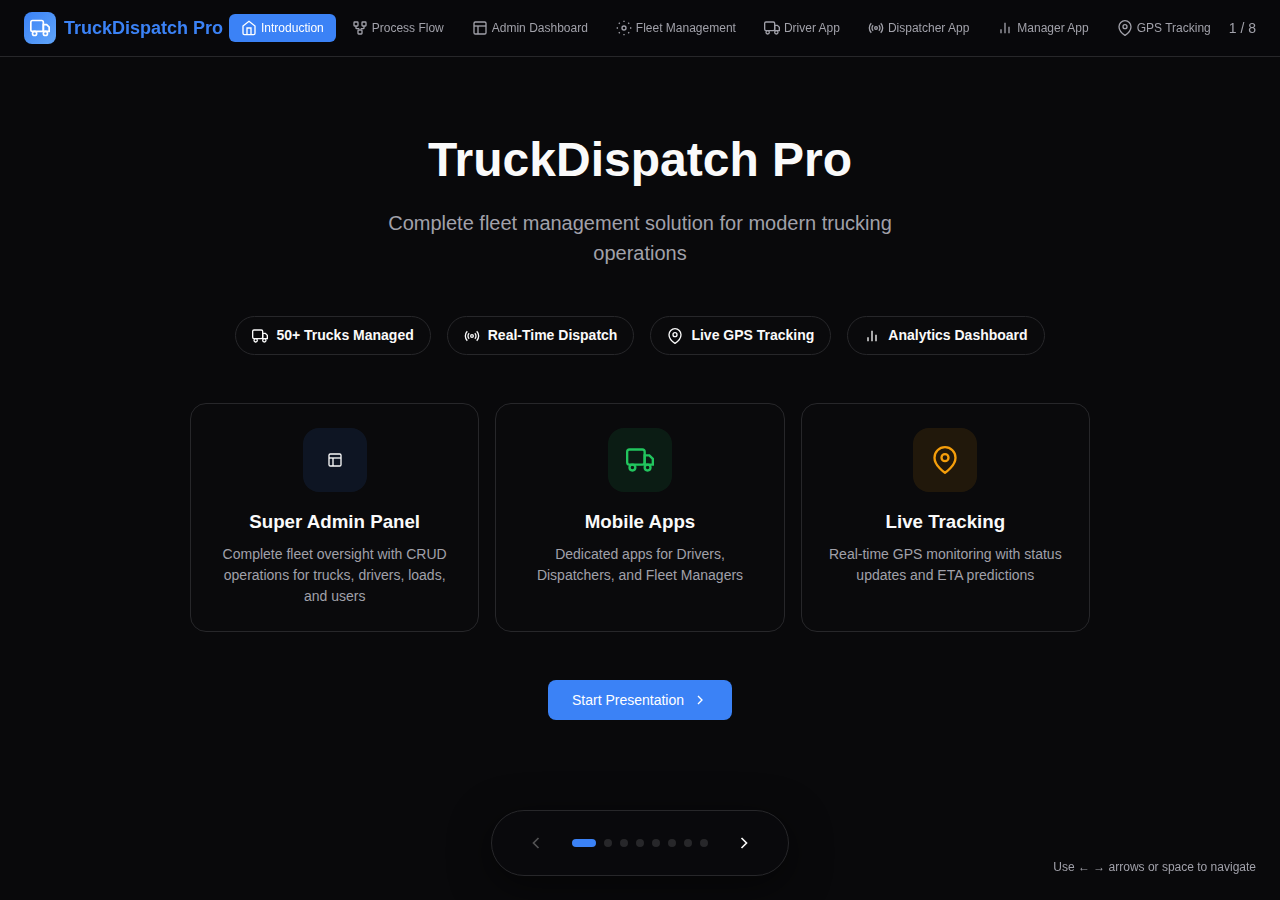
<file: public/presentation.html>
<!DOCTYPE html>
<html lang="en">
<head>
  <meta charset="UTF-8">
  <meta name="viewport" content="width=device-width, initial-scale=1.0">
  <title>TruckDispatch Pro - Presentation</title>
  <style>
    :root {
      --background: #09090b;
      --foreground: #fafafa;
      --card: #0a0a0c;
      --card-foreground: #fafafa;
      --primary: #3b82f6;
      --primary-foreground: #ffffff;
      --secondary: #27272a;
      --muted: #27272a;
      --muted-foreground: #a1a1aa;
      --accent: #27272a;
      --border: #27272a;
      --success: #22c55e;
      --success-foreground: #ffffff;
      --warning: #f59e0b;
      --warning-foreground: #ffffff;
      --destructive: #ef4444;
      --sidebar: #0f172a;
      --sidebar-foreground: #f8fafc;
      --sidebar-accent: #1e293b;
      --radius: 0.75rem;
    }
    
    * {
      margin: 0;
      padding: 0;
      box-sizing: border-box;
    }
    
    body {
      font-family: -apple-system, BlinkMacSystemFont, 'Segoe UI', Roboto, 'Helvetica Neue', Arial, sans-serif;
      background: var(--background);
      color: var(--foreground);
      line-height: 1.5;
      overflow-x: hidden;
    }
    
    /* Header */
    .header {
      position: fixed;
      top: 0;
      left: 0;
      right: 0;
      z-index: 50;
      background: rgba(9, 9, 11, 0.8);
      backdrop-filter: blur(10px);
      border-bottom: 1px solid var(--border);
      padding: 12px 24px;
      display: flex;
      align-items: center;
      justify-content: space-between;
    }
    
    .logo {
      display: flex;
      align-items: center;
      gap: 8px;
      font-weight: 700;
      font-size: 18px;
      color: var(--primary);
    }
    
    .logo-icon {
      width: 32px;
      height: 32px;
      background: linear-gradient(135deg, var(--primary), #60a5fa);
      border-radius: 8px;
      display: flex;
      align-items: center;
      justify-content: center;
    }
    
    .nav-tabs {
      display: flex;
      gap: 4px;
    }
    
    .nav-tab {
      padding: 6px 12px;
      border-radius: 6px;
      font-size: 12px;
      cursor: pointer;
      transition: all 0.2s;
      background: transparent;
      border: none;
      color: var(--muted-foreground);
      display: flex;
      align-items: center;
      gap: 4px;
    }
    
    .nav-tab:hover {
      background: var(--muted);
      color: var(--foreground);
    }
    
    .nav-tab.active {
      background: var(--primary);
      color: var(--primary-foreground);
    }
    
    .slide-counter {
      font-size: 14px;
      color: var(--muted-foreground);
    }
    
    /* Main Content */
    .slides-container {
      padding-top: 64px;
      min-height: 100vh;
    }
    
    .slide {
      display: none;
      min-height: calc(100vh - 64px);
      padding: 60px 40px 100px;
      animation: fadeIn 0.3s ease;
    }
    
    .slide.active {
      display: block;
    }
    
    @keyframes fadeIn {
      from { opacity: 0; transform: translateY(10px); }
      to { opacity: 1; transform: translateY(0); }
    }
    
    .slide-header {
      text-align: center;
      margin-bottom: 48px;
    }
    
    .slide-icon {
      width: 64px;
      height: 64px;
      border-radius: 16px;
      background: rgba(59, 130, 246, 0.1);
      display: flex;
      align-items: center;
      justify-content: center;
      margin: 0 auto 24px;
    }
    
    .slide-icon svg {
      width: 32px;
      height: 32px;
      color: var(--primary);
    }
    
    .slide-title {
      font-size: 36px;
      font-weight: 700;
      margin-bottom: 12px;
    }
    
    .slide-subtitle {
      font-size: 18px;
      color: var(--muted-foreground);
      max-width: 600px;
      margin: 0 auto;
    }
    
    /* Cards */
    .card {
      background: var(--card);
      border: 1px solid var(--border);
      border-radius: var(--radius);
      padding: 16px;
    }
    
    .stat-card {
      background: var(--card);
      border: 1px solid var(--border);
      border-radius: var(--radius);
      padding: 12px;
    }
    
    .stat-card .label {
      font-size: 10px;
      color: var(--muted-foreground);
      display: flex;
      align-items: center;
      gap: 6px;
      margin-bottom: 4px;
    }
    
    .stat-card .value {
      font-size: 18px;
      font-weight: 700;
    }
    
    /* Feature Cards */
    .feature-card {
      background: var(--card);
      border: 1px solid var(--border);
      border-radius: var(--radius);
      padding: 20px;
      display: flex;
      gap: 16px;
      align-items: flex-start;
    }
    
    .feature-icon {
      width: 48px;
      height: 48px;
      border-radius: 12px;
      background: rgba(59, 130, 246, 0.1);
      display: flex;
      align-items: center;
      justify-content: center;
      flex-shrink: 0;
    }
    
    .feature-icon svg {
      width: 24px;
      height: 24px;
      color: var(--primary);
    }
    
    .feature-title {
      font-weight: 600;
      margin-bottom: 4px;
    }
    
    .feature-desc {
      font-size: 14px;
      color: var(--muted-foreground);
    }
    
    /* Phone Mockup */
    .phone-mockup {
      display: flex;
      flex-direction: column;
      align-items: center;
      gap: 12px;
    }
    
    .phone-title {
      font-size: 14px;
      color: var(--muted-foreground);
    }
    
    .phone-frame {
      width: 280px;
      height: 560px;
      background: #1a1a1c;
      border-radius: 40px;
      padding: 12px;
      box-shadow: 0 25px 50px -12px rgba(0, 0, 0, 0.5);
      position: relative;
    }
    
    .phone-notch {
      position: absolute;
      top: 12px;
      left: 50%;
      transform: translateX(-50%);
      width: 120px;
      height: 28px;
      background: #1a1a1c;
      border-radius: 0 0 16px 16px;
      z-index: 10;
    }
    
    .phone-screen {
      width: 100%;
      height: 100%;
      background: var(--background);
      border-radius: 32px;
      overflow: hidden;
    }
    
    /* Desktop Mockup */
    .desktop-mockup {
      display: flex;
      flex-direction: column;
      align-items: center;
      gap: 12px;
    }
    
    .desktop-title {
      font-size: 14px;
      color: var(--muted-foreground);
    }
    
    .desktop-frame {
      background: var(--sidebar);
      border-radius: 12px;
      padding: 8px;
      box-shadow: 0 25px 50px -12px rgba(0, 0, 0, 0.5);
    }
    
    .desktop-topbar {
      display: flex;
      align-items: center;
      gap: 8px;
      padding: 8px 12px;
      background: var(--sidebar);
      border-radius: 8px 8px 0 0;
    }
    
    .desktop-dots {
      display: flex;
      gap: 6px;
    }
    
    .desktop-dot {
      width: 12px;
      height: 12px;
      border-radius: 50%;
    }
    
    .desktop-dot.red { background: #ef4444; }
    .desktop-dot.yellow { background: #f59e0b; }
    .desktop-dot.green { background: #22c55e; }
    
    .desktop-url {
      flex: 1;
      margin: 0 16px;
      background: var(--sidebar-accent);
      border-radius: 6px;
      padding: 4px 12px;
      font-size: 10px;
      color: var(--muted-foreground);
      text-align: center;
    }
    
    .desktop-screen {
      width: 800px;
      height: 480px;
      background: var(--background);
      overflow-y: auto;
    }
    
    .desktop-stand {
      width: 96px;
      height: 32px;
      background: linear-gradient(180deg, var(--sidebar), var(--sidebar-accent));
      margin: 0 auto;
    }
    
    .desktop-base {
      width: 160px;
      height: 8px;
      background: var(--sidebar);
      border-radius: 0 0 8px 8px;
      margin: 0 auto;
    }
    
    /* Mobile Header (inside mockup) */
    .mobile-header {
      background: var(--sidebar);
      color: var(--sidebar-foreground);
      padding: 12px 16px;
      display: flex;
      justify-content: space-between;
      align-items: center;
    }
    
    .mobile-header h3 {
      font-size: 14px;
      font-weight: 600;
    }
    
    .mobile-header p {
      font-size: 10px;
      color: rgba(248, 250, 252, 0.6);
    }
    
    /* Status Badge */
    .badge {
      display: inline-flex;
      padding: 2px 8px;
      border-radius: 9999px;
      font-size: 10px;
      font-weight: 500;
    }
    
    .badge-primary { background: rgba(59, 130, 246, 0.1); color: var(--primary); }
    .badge-success { background: rgba(34, 197, 94, 0.1); color: var(--success); }
    .badge-warning { background: rgba(245, 158, 11, 0.1); color: var(--warning); }
    .badge-destructive { background: rgba(239, 68, 68, 0.1); color: var(--destructive); }
    
    /* Button */
    .btn {
      display: inline-flex;
      align-items: center;
      justify-content: center;
      gap: 8px;
      padding: 12px 24px;
      border-radius: 8px;
      font-weight: 500;
      font-size: 14px;
      cursor: pointer;
      border: none;
      transition: all 0.2s;
    }
    
    .btn-primary {
      background: var(--primary);
      color: var(--primary-foreground);
    }
    
    .btn-primary:hover {
      background: #2563eb;
    }
    
    .btn-outline {
      background: transparent;
      border: 1px solid var(--border);
      color: var(--foreground);
    }
    
    .btn-outline:hover {
      background: var(--muted);
    }
    
    /* Navigation Controls */
    .nav-controls {
      position: fixed;
      bottom: 24px;
      left: 50%;
      transform: translateX(-50%);
      display: flex;
      align-items: center;
      gap: 16px;
      background: rgba(10, 10, 12, 0.9);
      backdrop-filter: blur(10px);
      border: 1px solid var(--border);
      border-radius: 9999px;
      padding: 12px 24px;
      box-shadow: 0 10px 40px rgba(0, 0, 0, 0.5);
    }
    
    .nav-btn {
      width: 40px;
      height: 40px;
      border-radius: 50%;
      background: transparent;
      border: none;
      color: var(--foreground);
      cursor: pointer;
      display: flex;
      align-items: center;
      justify-content: center;
      transition: all 0.2s;
    }
    
    .nav-btn:hover {
      background: var(--muted);
    }
    
    .nav-btn:disabled {
      opacity: 0.3;
      cursor: not-allowed;
    }
    
    .progress-dots {
      display: flex;
      gap: 8px;
    }
    
    .progress-dot {
      width: 8px;
      height: 8px;
      border-radius: 9999px;
      background: var(--muted);
      cursor: pointer;
      transition: all 0.2s;
    }
    
    .progress-dot:hover {
      background: var(--muted-foreground);
    }
    
    .progress-dot.active {
      width: 24px;
      background: var(--primary);
    }
    
    .keyboard-hint {
      position: fixed;
      bottom: 24px;
      right: 24px;
      font-size: 12px;
      color: var(--muted-foreground);
    }
    
    /* Process Flow */
    .process-flow {
      display: grid;
      grid-template-columns: repeat(6, 1fr);
      gap: 16px;
      max-width: 1200px;
      margin: 0 auto;
    }
    
    .process-step {
      display: flex;
      flex-direction: column;
      align-items: center;
      text-align: center;
      position: relative;
    }
    
    .process-circle {
      width: 64px;
      height: 64px;
      border-radius: 50%;
      background: rgba(59, 130, 246, 0.1);
      border: 2px solid var(--primary);
      display: flex;
      align-items: center;
      justify-content: center;
      margin-bottom: 12px;
      position: relative;
    }
    
    .process-number {
      position: absolute;
      top: -4px;
      right: -4px;
      width: 24px;
      height: 24px;
      border-radius: 50%;
      background: var(--primary);
      color: var(--primary-foreground);
      font-size: 12px;
      font-weight: 700;
      display: flex;
      align-items: center;
      justify-content: center;
    }
    
    .process-title {
      font-weight: 600;
      font-size: 14px;
      margin-bottom: 4px;
    }
    
    .process-desc {
      font-size: 12px;
      color: var(--muted-foreground);
    }
    
    /* Grids */
    .grid-2 { display: grid; grid-template-columns: repeat(2, 1fr); gap: 16px; }
    .grid-3 { display: grid; grid-template-columns: repeat(3, 1fr); gap: 16px; }
    .grid-4 { display: grid; grid-template-columns: repeat(4, 1fr); gap: 16px; }
    
    .flex-center { display: flex; align-items: center; justify-content: center; }
    .flex-between { display: flex; align-items: center; justify-content: space-between; }
    .flex-col { display: flex; flex-direction: column; }
    .gap-2 { gap: 8px; }
    .gap-4 { gap: 16px; }
    .gap-6 { gap: 24px; }
    .gap-8 { gap: 32px; }
    .mb-2 { margin-bottom: 8px; }
    .mb-4 { margin-bottom: 16px; }
    .mt-4 { margin-top: 16px; }
    .p-4 { padding: 16px; }
    .text-center { text-align: center; }
    .text-sm { font-size: 14px; }
    .text-xs { font-size: 12px; }
    .font-bold { font-weight: 700; }
    .font-semibold { font-weight: 600; }
    
    /* Map Styles */
    .map-container {
      position: relative;
      width: 100%;
      max-width: 800px;
      height: 320px;
      background: linear-gradient(135deg, rgba(59, 130, 246, 0.05), var(--background), rgba(59, 130, 246, 0.1));
      border-radius: 16px;
      border: 1px solid var(--border);
      overflow: hidden;
      margin: 0 auto;
    }
    
    .map-grid {
      position: absolute;
      inset: 0;
      background-image: 
        linear-gradient(var(--border) 1px, transparent 1px),
        linear-gradient(90deg, var(--border) 1px, transparent 1px);
      background-size: 50px 50px;
    }
    
    .map-marker {
      position: absolute;
      width: 40px;
      height: 40px;
      border-radius: 50%;
      display: flex;
      align-items: center;
      justify-content: center;
      box-shadow: 0 4px 12px rgba(0, 0, 0, 0.3);
      cursor: pointer;
      transition: transform 0.2s;
    }
    
    .map-marker:hover {
      transform: scale(1.1);
    }
    
    .map-marker.moving { background: var(--success); }
    .map-marker.stopped { background: var(--warning); }
    .map-marker.idle { background: var(--muted); }
    
    .map-legend {
      position: absolute;
      bottom: 16px;
      left: 16px;
      background: rgba(10, 10, 12, 0.9);
      backdrop-filter: blur(10px);
      border: 1px solid var(--border);
      border-radius: 8px;
      padding: 12px;
    }
    
    .map-legend-title {
      font-size: 12px;
      font-weight: 600;
      margin-bottom: 8px;
    }
    
    .map-legend-item {
      display: flex;
      align-items: center;
      gap: 8px;
      font-size: 10px;
      margin-bottom: 4px;
    }
    
    .map-legend-dot {
      width: 12px;
      height: 12px;
      border-radius: 50%;
    }
    
    .map-count {
      position: absolute;
      top: 16px;
      right: 16px;
      background: rgba(10, 10, 12, 0.9);
      backdrop-filter: blur(10px);
      border: 1px solid var(--border);
      border-radius: 8px;
      padding: 12px;
      text-align: center;
    }
    
    .map-count .value {
      font-size: 28px;
      font-weight: 700;
      color: var(--primary);
    }
    
    .map-count .label {
      font-size: 10px;
      color: var(--muted-foreground);
    }
    
    /* Progress Bar */
    .progress-bar {
      width: 100%;
      height: 8px;
      background: var(--muted);
      border-radius: 9999px;
      overflow: hidden;
    }
    
    .progress-fill {
      height: 100%;
      border-radius: 9999px;
      background: var(--primary);
    }
    
    .progress-fill.success { background: var(--success); }
    .progress-fill.warning { background: var(--warning); }
    .progress-fill.destructive { background: var(--destructive); }
    
    /* Table styles */
    .table-header {
      display: grid;
      gap: 8px;
      font-size: 10px;
      font-weight: 500;
      color: var(--muted-foreground);
      padding: 8px 0;
      border-bottom: 1px solid var(--border);
    }
    
    .table-row {
      display: grid;
      gap: 8px;
      font-size: 10px;
      padding: 8px 0;
      border-bottom: 1px solid var(--border);
    }
    
    .table-row:last-child {
      border-bottom: none;
    }
    
    /* Responsive */
    @media (max-width: 1200px) {
      .process-flow {
        grid-template-columns: repeat(3, 1fr);
      }
      
      .desktop-screen {
        width: 600px;
        height: 400px;
      }
    }
    
    @media (max-width: 768px) {
      .nav-tabs {
        display: none;
      }
      
      .process-flow {
        grid-template-columns: repeat(2, 1fr);
      }
      
      .grid-4 {
        grid-template-columns: repeat(2, 1fr);
      }
      
      .desktop-mockup {
        transform: scale(0.8);
        transform-origin: top center;
      }
      
      .keyboard-hint {
        display: none;
      }
    }
    
    /* SVG Icons */
    .icon {
      width: 20px;
      height: 20px;
    }
    
    .icon-sm {
      width: 16px;
      height: 16px;
    }
    
    .icon-lg {
      width: 28px;
      height: 28px;
    }
  </style>
</head>
<body>
  <!-- Header -->
  <header class="header">
    <div class="logo">
      <div class="logo-icon">
        <svg class="icon" fill="none" stroke="currentColor" stroke-width="2" viewBox="0 0 24 24" style="color: white;">
          <rect x="1" y="3" width="15" height="13" rx="2" ry="2"></rect>
          <polygon points="16 8 20 8 23 11 23 16 16 16 16 8"></polygon>
          <circle cx="5.5" cy="18.5" r="2.5"></circle>
          <circle cx="18.5" cy="18.5" r="2.5"></circle>
        </svg>
      </div>
      TruckDispatch Pro
    </div>
    
    <div class="nav-tabs" id="navTabs"></div>
    
    <div class="slide-counter">
      <span id="currentSlide">1</span> / <span id="totalSlides">8</span>
    </div>
  </header>

  <!-- Slides Container -->
  <div class="slides-container" id="slidesContainer"></div>

  <!-- Navigation Controls -->
  <div class="nav-controls">
    <button class="nav-btn" id="prevBtn" onclick="prevSlide()">
      <svg class="icon" fill="none" stroke="currentColor" stroke-width="2" viewBox="0 0 24 24">
        <polyline points="15 18 9 12 15 6"></polyline>
      </svg>
    </button>
    
    <div class="progress-dots" id="progressDots"></div>
    
    <button class="nav-btn" id="nextBtn" onclick="nextSlide()">
      <svg class="icon" fill="none" stroke="currentColor" stroke-width="2" viewBox="0 0 24 24">
        <polyline points="9 18 15 12 9 6"></polyline>
      </svg>
    </button>
  </div>
  
  <div class="keyboard-hint">Use ← → arrows or space to navigate</div>

  <script>
    // Slide definitions
    const slides = [
      { id: 'hero', label: 'Introduction', icon: 'home' },
      { id: 'process', label: 'Process Flow', icon: 'workflow' },
      { id: 'admin-dashboard', label: 'Admin Dashboard', icon: 'layout' },
      { id: 'admin-management', label: 'Fleet Management', icon: 'settings' },
      { id: 'driver-app', label: 'Driver App', icon: 'truck' },
      { id: 'dispatcher-app', label: 'Dispatcher App', icon: 'radio' },
      { id: 'manager-app', label: 'Manager App', icon: 'chart' },
      { id: 'gps-tracking', label: 'GPS Tracking', icon: 'map' }
    ];
    
    let currentSlide = 0;
    
    // Icons SVG
    const icons = {
      home: '<svg class="icon-sm" fill="none" stroke="currentColor" stroke-width="2" viewBox="0 0 24 24"><path d="m3 9 9-7 9 7v11a2 2 0 0 1-2 2H5a2 2 0 0 1-2-2z"></path><polyline points="9 22 9 12 15 12 15 22"></polyline></svg>',
      workflow: '<svg class="icon-sm" fill="none" stroke="currentColor" stroke-width="2" viewBox="0 0 24 24"><rect x="3" y="3" width="6" height="6" rx="1"></rect><rect x="15" y="3" width="6" height="6" rx="1"></rect><rect x="9" y="15" width="6" height="6" rx="1"></rect><path d="M6 9v3a1 1 0 0 0 1 1h4"></path><path d="M18 9v3a1 1 0 0 1-1 1h-4"></path></svg>',
      layout: '<svg class="icon-sm" fill="none" stroke="currentColor" stroke-width="2" viewBox="0 0 24 24"><rect width="18" height="18" x="3" y="3" rx="2" ry="2"></rect><line x1="3" x2="21" y1="9" y2="9"></line><line x1="9" x2="9" y1="21" y2="9"></line></svg>',
      settings: '<svg class="icon-sm" fill="none" stroke="currentColor" stroke-width="2" viewBox="0 0 24 24"><circle cx="12" cy="12" r="3"></circle><path d="M12 1v2M12 21v2M4.22 4.22l1.42 1.42M18.36 18.36l1.42 1.42M1 12h2M21 12h2M4.22 19.78l1.42-1.42M18.36 5.64l1.42-1.42"></path></svg>',
      truck: '<svg class="icon-sm" fill="none" stroke="currentColor" stroke-width="2" viewBox="0 0 24 24"><rect x="1" y="3" width="15" height="13" rx="2" ry="2"></rect><polygon points="16 8 20 8 23 11 23 16 16 16 16 8"></polygon><circle cx="5.5" cy="18.5" r="2.5"></circle><circle cx="18.5" cy="18.5" r="2.5"></circle></svg>',
      radio: '<svg class="icon-sm" fill="none" stroke="currentColor" stroke-width="2" viewBox="0 0 24 24"><circle cx="12" cy="12" r="2"></circle><path d="M16.24 7.76a6 6 0 0 1 0 8.49m-8.48-.01a6 6 0 0 1 0-8.49m11.31-2.82a10 10 0 0 1 0 14.14m-14.14 0a10 10 0 0 1 0-14.14"></path></svg>',
      chart: '<svg class="icon-sm" fill="none" stroke="currentColor" stroke-width="2" viewBox="0 0 24 24"><line x1="18" x2="18" y1="20" y2="10"></line><line x1="12" x2="12" y1="20" y2="4"></line><line x1="6" x2="6" y1="20" y2="14"></line></svg>',
      map: '<svg class="icon-sm" fill="none" stroke="currentColor" stroke-width="2" viewBox="0 0 24 24"><path d="M21 10c0 7-9 13-9 13s-9-6-9-13a9 9 0 0 1 18 0z"></path><circle cx="12" cy="10" r="3"></circle></svg>',
      package: '<svg class="icon" fill="none" stroke="currentColor" stroke-width="2" viewBox="0 0 24 24"><line x1="16.5" x2="7.5" y1="9.4" y2="4.21"></line><path d="M21 16V8a2 2 0 0 0-1-1.73l-7-4a2 2 0 0 0-2 0l-7 4A2 2 0 0 0 3 8v8a2 2 0 0 0 1 1.73l7 4a2 2 0 0 0 2 0l7-4A2 2 0 0 0 21 16z"></path><polyline points="3.27 6.96 12 12.01 20.73 6.96"></polyline><line x1="12" x2="12" y1="22.08" y2="12"></line></svg>',
      users: '<svg class="icon" fill="none" stroke="currentColor" stroke-width="2" viewBox="0 0 24 24"><path d="M16 21v-2a4 4 0 0 0-4-4H6a4 4 0 0 0-4 4v2"></path><circle cx="9" cy="7" r="4"></circle><path d="M22 21v-2a4 4 0 0 0-3-3.87"></path><path d="M16 3.13a4 4 0 0 1 0 7.75"></path></svg>',
      dollar: '<svg class="icon" fill="none" stroke="currentColor" stroke-width="2" viewBox="0 0 24 24"><line x1="12" x2="12" y1="2" y2="22"></line><path d="M17 5H9.5a3.5 3.5 0 0 0 0 7h5a3.5 3.5 0 0 1 0 7H6"></path></svg>',
      trending: '<svg class="icon" fill="none" stroke="currentColor" stroke-width="2" viewBox="0 0 24 24"><polyline points="23 6 13.5 15.5 8.5 10.5 1 18"></polyline><polyline points="17 6 23 6 23 12"></polyline></svg>',
      clock: '<svg class="icon" fill="none" stroke="currentColor" stroke-width="2" viewBox="0 0 24 24"><circle cx="12" cy="12" r="10"></circle><polyline points="12 6 12 12 16 14"></polyline></svg>',
      check: '<svg class="icon" fill="none" stroke="currentColor" stroke-width="2" viewBox="0 0 24 24"><path d="M22 11.08V12a10 10 0 1 1-5.93-9.14"></path><polyline points="22 4 12 14.01 9 11.01"></polyline></svg>',
      navigation: '<svg class="icon" fill="none" stroke="currentColor" stroke-width="2" viewBox="0 0 24 24"><polygon points="3 11 22 2 13 21 11 13 3 11"></polygon></svg>',
      camera: '<svg class="icon" fill="none" stroke="currentColor" stroke-width="2" viewBox="0 0 24 24"><path d="M23 19a2 2 0 0 1-2 2H3a2 2 0 0 1-2-2V8a2 2 0 0 1 2-2h4l2-3h6l2 3h4a2 2 0 0 1 2 2z"></path><circle cx="12" cy="13" r="4"></circle></svg>',
      phone: '<svg class="icon" fill="none" stroke="currentColor" stroke-width="2" viewBox="0 0 24 24"><path d="M22 16.92v3a2 2 0 0 1-2.18 2 19.79 19.79 0 0 1-8.63-3.07 19.5 19.5 0 0 1-6-6 19.79 19.79 0 0 1-3.07-8.67A2 2 0 0 1 4.11 2h3a2 2 0 0 1 2 1.72 12.84 12.84 0 0 0 .7 2.81 2 2 0 0 1-.45 2.11L8.09 9.91a16 16 0 0 0 6 6l1.27-1.27a2 2 0 0 1 2.11-.45 12.84 12.84 0 0 0 2.81.7A2 2 0 0 1 22 16.92z"></path></svg>',
      alert: '<svg class="icon" fill="none" stroke="currentColor" stroke-width="2" viewBox="0 0 24 24"><path d="m21.73 18-8-14a2 2 0 0 0-3.48 0l-8 14A2 2 0 0 0 4 21h16a2 2 0 0 0 1.73-3Z"></path><line x1="12" x2="12" y1="9" y2="13"></line><line x1="12" x2="12.01" y1="17" y2="17"></line></svg>',
      clipboard: '<svg class="icon" fill="none" stroke="currentColor" stroke-width="2" viewBox="0 0 24 24"><path d="M16 4h2a2 2 0 0 1 2 2v14a2 2 0 0 1-2 2H6a2 2 0 0 1-2-2V6a2 2 0 0 1 2-2h2"></path><rect width="8" height="4" x="8" y="2" rx="1" ry="1"></rect></svg>',
      search: '<svg class="icon-sm" fill="none" stroke="currentColor" stroke-width="2" viewBox="0 0 24 24"><circle cx="11" cy="11" r="8"></circle><line x1="21" x2="16.65" y1="21" y2="16.65"></line></svg>',
      plus: '<svg class="icon-sm" fill="none" stroke="currentColor" stroke-width="2" viewBox="0 0 24 24"><line x1="12" x2="12" y1="5" y2="19"></line><line x1="5" x2="19" y1="12" y2="12"></line></svg>',
      edit: '<svg class="icon-sm" fill="none" stroke="currentColor" stroke-width="2" viewBox="0 0 24 24"><path d="M11 4H4a2 2 0 0 0-2 2v14a2 2 0 0 0 2 2h14a2 2 0 0 0 2-2v-7"></path><path d="M18.5 2.5a2.121 2.121 0 0 1 3 3L12 15l-4 1 1-4 9.5-9.5z"></path></svg>',
      trash: '<svg class="icon-sm" fill="none" stroke="currentColor" stroke-width="2" viewBox="0 0 24 24"><polyline points="3 6 5 6 21 6"></polyline><path d="M19 6v14a2 2 0 0 1-2 2H7a2 2 0 0 1-2-2V6m3 0V4a2 2 0 0 1 2-2h4a2 2 0 0 1 2 2v2"></path></svg>',
      route: '<svg class="icon" fill="none" stroke="currentColor" stroke-width="2" viewBox="0 0 24 24"><circle cx="6" cy="19" r="3"></circle><path d="M9 19h8.5a3.5 3.5 0 0 0 0-7h-11a3.5 3.5 0 0 1 0-7H15"></path><circle cx="18" cy="5" r="3"></circle></svg>',
      fuel: '<svg class="icon" fill="none" stroke="currentColor" stroke-width="2" viewBox="0 0 24 24"><path d="M3 22h12v-4a2 2 0 0 0-2-2H5a2 2 0 0 0-2 2z"></path><path d="M3 16V4a2 2 0 0 1 2-2h6a2 2 0 0 1 2 2v12"></path><path d="M13 8h4a2 2 0 0 1 2 2v10"></path><path d="M21 15h-4"></path></svg>',
      wrench: '<svg class="icon" fill="none" stroke="currentColor" stroke-width="2" viewBox="0 0 24 24"><path d="M14.7 6.3a1 1 0 0 0 0 1.4l1.6 1.6a1 1 0 0 0 1.4 0l3.77-3.77a6 6 0 0 1-7.94 7.94l-6.91 6.91a2.12 2.12 0 0 1-3-3l6.91-6.91a6 6 0 0 1 7.94-7.94l-3.76 3.76z"></path></svg>'
    };
    
    // Generate slide content
    function generateSlides() {
      const container = document.getElementById('slidesContainer');
      
      // Slide 1: Hero
      container.innerHTML += `
        <div class="slide active" id="slide-hero">
          <div class="slide-header">
            <h1 class="slide-title" style="font-size: 48px;">TruckDispatch Pro</h1>
            <p class="slide-subtitle" style="font-size: 20px;">Complete fleet management solution for modern trucking operations</p>
          </div>
          
          <div class="text-center" style="max-width: 1000px; margin: 0 auto;">
            <div style="display: flex; flex-wrap: wrap; justify-content: center; gap: 16px; margin-bottom: 48px;">
              <div class="card" style="display: flex; align-items: center; gap: 8px; padding: 8px 16px; border-radius: 9999px;">
                ${icons.truck}
                <span class="text-sm font-semibold">50+ Trucks Managed</span>
              </div>
              <div class="card" style="display: flex; align-items: center; gap: 8px; padding: 8px 16px; border-radius: 9999px;">
                ${icons.radio}
                <span class="text-sm font-semibold">Real-Time Dispatch</span>
              </div>
              <div class="card" style="display: flex; align-items: center; gap: 8px; padding: 8px 16px; border-radius: 9999px;">
                ${icons.map}
                <span class="text-sm font-semibold">Live GPS Tracking</span>
              </div>
              <div class="card" style="display: flex; align-items: center; gap: 8px; padding: 8px 16px; border-radius: 9999px;">
                ${icons.chart}
                <span class="text-sm font-semibold">Analytics Dashboard</span>
              </div>
            </div>
            
            <div class="grid-3" style="max-width: 900px; margin: 0 auto 48px;">
              <div class="card text-center" style="padding: 24px; border-radius: 16px;">
                <div style="width: 64px; height: 64px; border-radius: 16px; background: rgba(59, 130, 246, 0.1); display: flex; align-items: center; justify-content: center; margin: 0 auto 16px;">
                  ${icons.layout}
                </div>
                <h3 class="font-semibold mb-2">Super Admin Panel</h3>
                <p class="text-sm" style="color: var(--muted-foreground);">Complete fleet oversight with CRUD operations for trucks, drivers, loads, and users</p>
              </div>
              <div class="card text-center" style="padding: 24px; border-radius: 16px;">
                <div style="width: 64px; height: 64px; border-radius: 16px; background: rgba(34, 197, 94, 0.1); display: flex; align-items: center; justify-content: center; margin: 0 auto 16px;">
                  <svg class="icon-lg" fill="none" stroke="var(--success)" stroke-width="2" viewBox="0 0 24 24"><rect x="1" y="3" width="15" height="13" rx="2" ry="2"></rect><polygon points="16 8 20 8 23 11 23 16 16 16 16 8"></polygon><circle cx="5.5" cy="18.5" r="2.5"></circle><circle cx="18.5" cy="18.5" r="2.5"></circle></svg>
                </div>
                <h3 class="font-semibold mb-2">Mobile Apps</h3>
                <p class="text-sm" style="color: var(--muted-foreground);">Dedicated apps for Drivers, Dispatchers, and Fleet Managers</p>
              </div>
              <div class="card text-center" style="padding: 24px; border-radius: 16px;">
                <div style="width: 64px; height: 64px; border-radius: 16px; background: rgba(245, 158, 11, 0.1); display: flex; align-items: center; justify-content: center; margin: 0 auto 16px;">
                  <svg class="icon-lg" fill="none" stroke="var(--warning)" stroke-width="2" viewBox="0 0 24 24"><path d="M21 10c0 7-9 13-9 13s-9-6-9-13a9 9 0 0 1 18 0z"></path><circle cx="12" cy="10" r="3"></circle></svg>
                </div>
                <h3 class="font-semibold mb-2">Live Tracking</h3>
                <p class="text-sm" style="color: var(--muted-foreground);">Real-time GPS monitoring with status updates and ETA predictions</p>
              </div>
            </div>
            
            <button class="btn btn-primary" onclick="nextSlide()">
              Start Presentation
              <svg class="icon-sm" fill="none" stroke="currentColor" stroke-width="2" viewBox="0 0 24 24"><polyline points="9 18 15 12 9 6"></polyline></svg>
            </button>
          </div>
        </div>
      `;
      
      // Slide 2: Process Flow
      container.innerHTML += `
        <div class="slide" id="slide-process">
          <div class="slide-header">
            <div class="slide-icon">${icons.workflow}</div>
            <h2 class="slide-title">Dispatch Process Flow</h2>
            <p class="slide-subtitle">From load creation to delivery confirmation — a seamless workflow</p>
          </div>
          
          <div class="process-flow">
            <div class="process-step">
              <div class="process-circle">
                ${icons.clipboard}
                <div class="process-number">1</div>
              </div>
              <div class="process-title">Load Created</div>
              <div class="process-desc">Dispatcher creates new load with pickup/delivery details</div>
            </div>
            <div class="process-step">
              <div class="process-circle">
                ${icons.users}
                <div class="process-number">2</div>
              </div>
              <div class="process-title">Driver Assigned</div>
              <div class="process-desc">Available driver is assigned to the load</div>
            </div>
            <div class="process-step">
              <div class="process-circle">
                ${icons.truck}
                <div class="process-number">3</div>
              </div>
              <div class="process-title">Driver Accepts</div>
              <div class="process-desc">Driver reviews and accepts the assignment</div>
            </div>
            <div class="process-step">
              <div class="process-circle">
                ${icons.map}
                <div class="process-number">4</div>
              </div>
              <div class="process-title">In Transit</div>
              <div class="process-desc">Real-time GPS tracking during transport</div>
            </div>
            <div class="process-step">
              <div class="process-circle">
                ${icons.package}
                <div class="process-number">5</div>
              </div>
              <div class="process-title">Delivery</div>
              <div class="process-desc">Driver arrives and delivers the load</div>
            </div>
            <div class="process-step">
              <div class="process-circle">
                ${icons.check}
                <div class="process-number">6</div>
              </div>
              <div class="process-title">Completed</div>
              <div class="process-desc">POD uploaded and load marked complete</div>
            </div>
          </div>
        </div>
      `;
      
      // Slide 3: Admin Dashboard
      container.innerHTML += `
        <div class="slide" id="slide-admin-dashboard">
          <div class="slide-header">
            <div class="slide-icon">${icons.layout}</div>
            <h2 class="slide-title">Admin Dashboard</h2>
            <p class="slide-subtitle">Complete overview of your fleet operations with real-time metrics</p>
          </div>
          
          <div style="display: flex; gap: 32px; align-items: flex-start; justify-content: center; flex-wrap: wrap;">
            <div class="desktop-mockup">
              <div class="desktop-title">Dashboard Overview</div>
              <div class="desktop-frame">
                <div class="desktop-topbar">
                  <div class="desktop-dots">
                    <div class="desktop-dot red"></div>
                    <div class="desktop-dot yellow"></div>
                    <div class="desktop-dot green"></div>
                  </div>
                  <div class="desktop-url">truckdispatch.app/admin</div>
                </div>
                <div class="desktop-screen p-4">
                  <div class="card mb-4" style="padding: 12px 16px; border-radius: 8px;">
                    <span class="font-semibold text-sm">Dashboard</span>
                  </div>
                  
                  <div class="grid-4 mb-4">
                    <div class="stat-card">
                      <div class="label"><svg class="icon-sm" fill="none" stroke="var(--primary)" stroke-width="2" viewBox="0 0 24 24"><rect x="1" y="3" width="15" height="13" rx="2" ry="2"></rect><polygon points="16 8 20 8 23 11 23 16 16 16 16 8"></polygon><circle cx="5.5" cy="18.5" r="2.5"></circle><circle cx="18.5" cy="18.5" r="2.5"></circle></svg> Total Trucks</div>
                      <div class="value">156</div>
                    </div>
                    <div class="stat-card">
                      <div class="label"><svg class="icon-sm" fill="none" stroke="var(--success)" stroke-width="2" viewBox="0 0 24 24"><path d="M16 21v-2a4 4 0 0 0-4-4H6a4 4 0 0 0-4 4v2"></path><circle cx="9" cy="7" r="4"></circle></svg> Active Drivers</div>
                      <div class="value">89</div>
                    </div>
                    <div class="stat-card">
                      <div class="label"><svg class="icon-sm" fill="none" stroke="var(--warning)" stroke-width="2" viewBox="0 0 24 24"><line x1="16.5" x2="7.5" y1="9.4" y2="4.21"></line><path d="M21 16V8a2 2 0 0 0-1-1.73l-7-4a2 2 0 0 0-2 0l-7 4A2 2 0 0 0 3 8v8a2 2 0 0 0 1 1.73l7 4a2 2 0 0 0 2 0l7-4A2 2 0 0 0 21 16z"></path></svg> Active Loads</div>
                      <div class="value">234</div>
                    </div>
                    <div class="stat-card">
                      <div class="label"><svg class="icon-sm" fill="none" stroke="var(--primary)" stroke-width="2" viewBox="0 0 24 24"><line x1="12" x2="12" y1="2" y2="22"></line><path d="M17 5H9.5a3.5 3.5 0 0 0 0 7h5a3.5 3.5 0 0 1 0 7H6"></path></svg> Revenue (MTD)</div>
                      <div class="value">$1.2M</div>
                    </div>
                  </div>
                  
                  <div class="grid-3 mb-4">
                    <div class="card" style="padding: 12px;">
                      <div class="flex-between mb-2" style="display: flex; align-items: center; gap: 8px;">
                        <svg class="icon-sm" fill="none" stroke="var(--success)" stroke-width="2" viewBox="0 0 24 24"><polyline points="23 6 13.5 15.5 8.5 10.5 1 18"></polyline></svg>
                        <span class="text-xs">On-Time Delivery</span>
                      </div>
                      <div class="font-bold" style="font-size: 20px; color: var(--success);">94.5%</div>
                    </div>
                    <div class="card" style="padding: 12px;">
                      <div class="flex-between mb-2" style="display: flex; align-items: center; gap: 8px;">
                        <svg class="icon-sm" fill="none" stroke="var(--primary)" stroke-width="2" viewBox="0 0 24 24"><circle cx="12" cy="12" r="10"></circle><polyline points="12 6 12 12 16 14"></polyline></svg>
                        <span class="text-xs">Avg. Transit Time</span>
                      </div>
                      <div class="font-bold" style="font-size: 20px; color: var(--primary);">2.4 days</div>
                    </div>
                    <div class="card" style="padding: 12px;">
                      <div class="flex-between mb-2" style="display: flex; align-items: center; gap: 8px;">
                        <svg class="icon-sm" fill="none" stroke="var(--warning)" stroke-width="2" viewBox="0 0 24 24"><line x1="16.5" x2="7.5" y1="9.4" y2="4.21"></line><path d="M21 16V8"></path></svg>
                        <span class="text-xs">Pending Dispatches</span>
                      </div>
                      <div class="font-bold" style="font-size: 20px; color: var(--warning);">18</div>
                    </div>
                  </div>
                  
                  <div class="card" style="padding: 12px;">
                    <div class="font-semibold text-xs mb-2">Recent Loads</div>
                    <div style="font-size: 10px;">
                      <div class="flex-between" style="display: flex; padding: 6px 0; border-bottom: 1px solid var(--border);">
                        <span class="font-semibold">LD-2024-001</span>
                        <span style="color: var(--muted-foreground);">Los Angeles, CA</span>
                        <span style="color: var(--muted-foreground);">Phoenix, AZ</span>
                        <span class="badge badge-primary">In-Transit</span>
                      </div>
                      <div class="flex-between" style="display: flex; padding: 6px 0; border-bottom: 1px solid var(--border);">
                        <span class="font-semibold">LD-2024-002</span>
                        <span style="color: var(--muted-foreground);">Dallas, TX</span>
                        <span style="color: var(--muted-foreground);">Houston, TX</span>
                        <span class="badge badge-success">Delivered</span>
                      </div>
                      <div class="flex-between" style="display: flex; padding: 6px 0;">
                        <span class="font-semibold">LD-2024-003</span>
                        <span style="color: var(--muted-foreground);">Chicago, IL</span>
                        <span style="color: var(--muted-foreground);">Detroit, MI</span>
                        <span class="badge badge-warning">Pending</span>
                      </div>
                    </div>
                  </div>
                </div>
              </div>
              <div class="desktop-stand"></div>
              <div class="desktop-base"></div>
            </div>
            
            <div style="display: flex; flex-direction: column; gap: 16px; max-width: 300px;">
              <div class="feature-card">
                <div class="feature-icon">${icons.trending}</div>
                <div>
                  <div class="feature-title">Real-Time Metrics</div>
                  <div class="feature-desc">Monitor fleet performance with live KPIs and trend analysis</div>
                </div>
              </div>
              <div class="feature-card">
                <div class="feature-icon">${icons.package}</div>
                <div>
                  <div class="feature-title">Load Tracking</div>
                  <div class="feature-desc">Track all active loads with status updates and ETAs</div>
                </div>
              </div>
              <div class="feature-card">
                <div class="feature-icon">${icons.dollar}</div>
                <div>
                  <div class="feature-title">Revenue Analytics</div>
                  <div class="feature-desc">View revenue trends and financial performance</div>
                </div>
              </div>
            </div>
          </div>
        </div>
      `;
      
      // Slide 4: Admin Management
      container.innerHTML += `
        <div class="slide" id="slide-admin-management">
          <div class="slide-header">
            <div class="slide-icon">${icons.settings}</div>
            <h2 class="slide-title">Fleet Management</h2>
            <p class="slide-subtitle">Complete CRUD operations for Trucks, Drivers, Loads, and Users</p>
          </div>
          
          <div class="grid-2" style="max-width: 1200px; margin: 0 auto;">
            <div class="card" style="padding: 16px;">
              <div class="flex-between mb-4" style="display: flex; align-items: center; gap: 8px;">
                <div style="display: flex; align-items: center; gap: 8px;">
                  ${icons.truck}
                  <span class="font-semibold">Trucks Management</span>
                </div>
              </div>
              <div class="flex-between mb-2" style="display: flex; gap: 8px;">
                <div style="display: flex; align-items: center; gap: 4px; background: var(--muted); border-radius: 6px; padding: 4px 8px; font-size: 10px;">
                  ${icons.search} Search...
                </div>
                <button style="display: flex; align-items: center; gap: 4px; background: var(--primary); color: white; border: none; border-radius: 6px; padding: 4px 8px; font-size: 10px; cursor: pointer;">
                  ${icons.plus} Add New
                </button>
              </div>
              <div style="font-size: 10px;">
                <div style="display: grid; grid-template-columns: repeat(5, 1fr) 60px; gap: 8px; padding: 8px 0; border-bottom: 1px solid var(--border); color: var(--muted-foreground);">
                  <span>Truck #</span><span>Make</span><span>Model</span><span>Year</span><span>Status</span><span>Actions</span>
                </div>
                <div style="display: grid; grid-template-columns: repeat(5, 1fr) 60px; gap: 8px; padding: 8px 0; border-bottom: 1px solid var(--border);">
                  <span>TRK-001</span><span>Freightliner</span><span>Cascadia</span><span>2022</span><span class="badge badge-success">Active</span>
                  <span style="display: flex; gap: 4px;">${icons.edit} ${icons.trash}</span>
                </div>
                <div style="display: grid; grid-template-columns: repeat(5, 1fr) 60px; gap: 8px; padding: 8px 0; border-bottom: 1px solid var(--border);">
                  <span>TRK-002</span><span>Peterbilt</span><span>579</span><span>2021</span><span class="badge badge-success">Active</span>
                  <span style="display: flex; gap: 4px;">${icons.edit} ${icons.trash}</span>
                </div>
                <div style="display: grid; grid-template-columns: repeat(5, 1fr) 60px; gap: 8px; padding: 8px 0;">
                  <span>TRK-003</span><span>Kenworth</span><span>T680</span><span>2023</span><span class="badge badge-warning">Maintenance</span>
                  <span style="display: flex; gap: 4px;">${icons.edit} ${icons.trash}</span>
                </div>
              </div>
            </div>
            
            <div class="card" style="padding: 16px;">
              <div class="flex-between mb-4" style="display: flex; align-items: center; gap: 8px;">
                <div style="display: flex; align-items: center; gap: 8px;">
                  ${icons.users}
                  <span class="font-semibold">Drivers Management</span>
                </div>
              </div>
              <div class="flex-between mb-2" style="display: flex; gap: 8px;">
                <div style="display: flex; align-items: center; gap: 4px; background: var(--muted); border-radius: 6px; padding: 4px 8px; font-size: 10px;">
                  ${icons.search} Search...
                </div>
                <button style="display: flex; align-items: center; gap: 4px; background: var(--primary); color: white; border: none; border-radius: 6px; padding: 4px 8px; font-size: 10px; cursor: pointer;">
                  ${icons.plus} Add New
                </button>
              </div>
              <div style="font-size: 10px;">
                <div style="display: grid; grid-template-columns: repeat(4, 1fr) 60px; gap: 8px; padding: 8px 0; border-bottom: 1px solid var(--border); color: var(--muted-foreground);">
                  <span>Name</span><span>License</span><span>Phone</span><span>Status</span><span>Actions</span>
                </div>
                <div style="display: grid; grid-template-columns: repeat(4, 1fr) 60px; gap: 8px; padding: 8px 0; border-bottom: 1px solid var(--border);">
                  <span>John Smith</span><span>CDL-A</span><span>(555) 123-4567</span><span class="badge badge-success">Active</span>
                  <span style="display: flex; gap: 4px;">${icons.edit} ${icons.trash}</span>
                </div>
                <div style="display: grid; grid-template-columns: repeat(4, 1fr) 60px; gap: 8px; padding: 8px 0; border-bottom: 1px solid var(--border);">
                  <span>Sarah Johnson</span><span>CDL-A</span><span>(555) 234-5678</span><span class="badge badge-primary">On Route</span>
                  <span style="display: flex; gap: 4px;">${icons.edit} ${icons.trash}</span>
                </div>
                <div style="display: grid; grid-template-columns: repeat(4, 1fr) 60px; gap: 8px; padding: 8px 0;">
                  <span>Mike Davis</span><span>CDL-B</span><span>(555) 345-6789</span><span class="badge badge-warning">Off Duty</span>
                  <span style="display: flex; gap: 4px;">${icons.edit} ${icons.trash}</span>
                </div>
              </div>
            </div>
            
            <div class="card" style="padding: 16px;">
              <div class="flex-between mb-4" style="display: flex; align-items: center; gap: 8px;">
                <div style="display: flex; align-items: center; gap: 8px;">
                  ${icons.package}
                  <span class="font-semibold">Loads Management</span>
                </div>
              </div>
              <div class="flex-between mb-2" style="display: flex; gap: 8px;">
                <div style="display: flex; align-items: center; gap: 4px; background: var(--muted); border-radius: 6px; padding: 4px 8px; font-size: 10px;">
                  ${icons.search} Search...
                </div>
                <button style="display: flex; align-items: center; gap: 4px; background: var(--primary); color: white; border: none; border-radius: 6px; padding: 4px 8px; font-size: 10px; cursor: pointer;">
                  ${icons.plus} Add New
                </button>
              </div>
              <div style="font-size: 10px;">
                <div style="display: grid; grid-template-columns: repeat(4, 1fr) 60px; gap: 8px; padding: 8px 0; border-bottom: 1px solid var(--border); color: var(--muted-foreground);">
                  <span>Load #</span><span>Origin</span><span>Destination</span><span>Status</span><span>Actions</span>
                </div>
                <div style="display: grid; grid-template-columns: repeat(4, 1fr) 60px; gap: 8px; padding: 8px 0; border-bottom: 1px solid var(--border);">
                  <span>LD-2024-001</span><span>Los Angeles, CA</span><span>Phoenix, AZ</span><span class="badge badge-primary">In-Transit</span>
                  <span style="display: flex; gap: 4px;">${icons.edit} ${icons.trash}</span>
                </div>
                <div style="display: grid; grid-template-columns: repeat(4, 1fr) 60px; gap: 8px; padding: 8px 0; border-bottom: 1px solid var(--border);">
                  <span>LD-2024-002</span><span>Dallas, TX</span><span>Houston, TX</span><span class="badge badge-success">Delivered</span>
                  <span style="display: flex; gap: 4px;">${icons.edit} ${icons.trash}</span>
                </div>
                <div style="display: grid; grid-template-columns: repeat(4, 1fr) 60px; gap: 8px; padding: 8px 0;">
                  <span>LD-2024-003</span><span>Chicago, IL</span><span>Detroit, MI</span><span class="badge badge-warning">Pending</span>
                  <span style="display: flex; gap: 4px;">${icons.edit} ${icons.trash}</span>
                </div>
              </div>
            </div>
            
            <div class="card" style="padding: 16px;">
              <div class="flex-between mb-4" style="display: flex; align-items: center; gap: 8px;">
                <div style="display: flex; align-items: center; gap: 8px;">
                  ${icons.users}
                  <span class="font-semibold">Users Management</span>
                </div>
              </div>
              <div class="flex-between mb-2" style="display: flex; gap: 8px;">
                <div style="display: flex; align-items: center; gap: 4px; background: var(--muted); border-radius: 6px; padding: 4px 8px; font-size: 10px;">
                  ${icons.search} Search...
                </div>
                <button style="display: flex; align-items: center; gap: 4px; background: var(--primary); color: white; border: none; border-radius: 6px; padding: 4px 8px; font-size: 10px; cursor: pointer;">
                  ${icons.plus} Add New
                </button>
              </div>
              <div style="font-size: 10px;">
                <div style="display: grid; grid-template-columns: repeat(4, 1fr) 60px; gap: 8px; padding: 8px 0; border-bottom: 1px solid var(--border); color: var(--muted-foreground);">
                  <span>Name</span><span>Email</span><span>Role</span><span>Status</span><span>Actions</span>
                </div>
                <div style="display: grid; grid-template-columns: repeat(4, 1fr) 60px; gap: 8px; padding: 8px 0; border-bottom: 1px solid var(--border);">
                  <span>Admin User</span><span>admin@fleet.com</span><span>Super Admin</span><span class="badge badge-success">Active</span>
                  <span style="display: flex; gap: 4px;">${icons.edit} ${icons.trash}</span>
                </div>
                <div style="display: grid; grid-template-columns: repeat(4, 1fr) 60px; gap: 8px; padding: 8px 0; border-bottom: 1px solid var(--border);">
                  <span>Dispatcher 1</span><span>dispatch@fleet.com</span><span>Dispatcher</span><span class="badge badge-success">Active</span>
                  <span style="display: flex; gap: 4px;">${icons.edit} ${icons.trash}</span>
                </div>
                <div style="display: grid; grid-template-columns: repeat(4, 1fr) 60px; gap: 8px; padding: 8px 0;">
                  <span>Manager</span><span>manager@fleet.com</span><span>Fleet Manager</span><span class="badge badge-success">Active</span>
                  <span style="display: flex; gap: 4px;">${icons.edit} ${icons.trash}</span>
                </div>
              </div>
            </div>
          </div>
        </div>
      `;
      
      // Slide 5: Driver App
      container.innerHTML += `
        <div class="slide" id="slide-driver-app">
          <div class="slide-header">
            <div class="slide-icon">${icons.truck}</div>
            <h2 class="slide-title">Driver Mobile App</h2>
            <p class="slide-subtitle">Empowering drivers with real-time load management and navigation</p>
          </div>
          
          <div style="display: flex; gap: 32px; align-items: flex-start; justify-content: center; flex-wrap: wrap;">
            <div style="display: flex; gap: 24px;">
              <div class="phone-mockup">
                <div class="phone-title">Home Screen</div>
                <div class="phone-frame">
                  <div class="phone-notch"></div>
                  <div class="phone-screen">
                    <div class="mobile-header">
                      <div><h3>Driver Portal</h3><p>John Smith</p></div>
                      <div style="width: 32px; height: 32px; border-radius: 50%; background: var(--sidebar-accent); display: flex; align-items: center; justify-content: center;">🔔</div>
                    </div>
                    <div class="p-4">
                      <div class="card mb-4" style="background: rgba(34, 197, 94, 0.1); border-color: rgba(34, 197, 94, 0.3); padding: 16px;">
                        <div style="display: flex; align-items: center; justify-content: space-between;">
                          <div style="display: flex; align-items: center; gap: 12px;">
                            <div style="width: 40px; height: 40px; border-radius: 50%; background: var(--success); display: flex; align-items: center; justify-content: center;">
                              <svg class="icon-sm" fill="none" stroke="white" stroke-width="2" viewBox="0 0 24 24"><rect x="1" y="3" width="15" height="13" rx="2"></rect><polygon points="16 8 20 8 23 11 23 16 16 16 16 8"></polygon><circle cx="5.5" cy="18.5" r="2.5"></circle><circle cx="18.5" cy="18.5" r="2.5"></circle></svg>
                            </div>
                            <div><p class="font-semibold text-sm">On Duty</p><p class="text-xs" style="color: var(--muted-foreground);">Active since 6:00 AM</p></div>
                          </div>
                          <div style="width: 48px; height: 24px; background: var(--success); border-radius: 12px; position: relative;"><div style="position: absolute; right: 4px; top: 4px; width: 16px; height: 16px; background: white; border-radius: 50%;"></div></div>
                        </div>
                      </div>
                      
                      <div class="card mb-4" style="padding: 16px;">
                        <div style="display: flex; justify-content: space-between; margin-bottom: 12px;">
                          <span class="text-xs font-semibold">Current Load</span>
                          <span class="badge badge-primary">In Transit</span>
                        </div>
                        <div style="display: flex; align-items: center; gap: 8px; margin-bottom: 8px;">
                          <svg class="icon-sm" fill="none" stroke="var(--success)" stroke-width="2" viewBox="0 0 24 24"><path d="M21 10c0 7-9 13-9 13s-9-6-9-13a9 9 0 0 1 18 0z"></path><circle cx="12" cy="10" r="3"></circle></svg>
                          <div><p class="text-xs" style="color: var(--muted-foreground);">Pickup</p><p class="text-xs font-semibold">Los Angeles, CA</p></div>
                        </div>
                        <div style="display: flex; align-items: center; gap: 8px;">
                          <svg class="icon-sm" fill="none" stroke="var(--destructive)" stroke-width="2" viewBox="0 0 24 24"><path d="M21 10c0 7-9 13-9 13s-9-6-9-13a9 9 0 0 1 18 0z"></path><circle cx="12" cy="10" r="3"></circle></svg>
                          <div><p class="text-xs" style="color: var(--muted-foreground);">Delivery</p><p class="text-xs font-semibold">Phoenix, AZ</p></div>
                        </div>
                      </div>
                      
                      <div class="grid-2 mb-4">
                        <button style="background: var(--primary); color: white; border: none; border-radius: 12px; padding: 12px; display: flex; flex-direction: column; align-items: center; gap: 4px; cursor: pointer;">
                          ${icons.navigation}
                          <span class="text-xs">Navigate</span>
                        </button>
                        <button class="card" style="border-radius: 12px; padding: 12px; display: flex; flex-direction: column; align-items: center; gap: 4px; cursor: pointer;">
                          ${icons.camera}
                          <span class="text-xs">Upload POD</span>
                        </button>
                      </div>
                      
                      <div class="card" style="padding: 16px;">
                        <div style="display: flex; align-items: center; gap: 8px; margin-bottom: 12px;">
                          ${icons.clock}
                          <span class="text-xs font-semibold">Hours of Service</span>
                        </div>
                        <div style="display: flex; justify-content: space-between; font-size: 12px; margin-bottom: 8px;">
                          <span style="color: var(--muted-foreground);">Drive Time</span>
                          <span class="font-semibold">6h 30m / 11h</span>
                        </div>
                        <div class="progress-bar" style="height: 8px;">
                          <div class="progress-fill" style="width: 59%;"></div>
                        </div>
                      </div>
                    </div>
                  </div>
                </div>
              </div>
              
              <div class="phone-mockup">
                <div class="phone-title">Load Details</div>
                <div class="phone-frame">
                  <div class="phone-notch"></div>
                  <div class="phone-screen">
                    <div class="mobile-header">
                      <div><h3>Load Details</h3><p>LD-2024-001</p></div>
                    </div>
                    <div class="p-4">
                      <div style="display: flex; align-items: center; gap: 12px; background: rgba(59, 130, 246, 0.1); border-radius: 12px; padding: 12px; margin-bottom: 16px;">
                        ${icons.package}
                        <div><p class="font-semibold text-sm">In Transit</p><p class="text-xs" style="color: var(--muted-foreground);">ETA: 4:30 PM Today</p></div>
                      </div>
                      
                      <div style="margin-bottom: 16px;">
                        <div style="display: flex; gap: 12px; margin-bottom: 12px;">
                          <div style="display: flex; flex-direction: column; align-items: center;">
                            <div style="width: 24px; height: 24px; border-radius: 50%; background: var(--success); display: flex; align-items: center; justify-content: center;">
                              ${icons.check}
                            </div>
                            <div style="width: 2px; height: 32px; background: var(--success);"></div>
                          </div>
                          <div><p class="text-xs font-semibold">Picked Up</p><p class="text-xs" style="color: var(--muted-foreground);">Los Angeles, CA • 8:00 AM</p></div>
                        </div>
                        <div style="display: flex; gap: 12px; margin-bottom: 12px;">
                          <div style="display: flex; flex-direction: column; align-items: center;">
                            <div style="width: 24px; height: 24px; border-radius: 50%; background: var(--primary); display: flex; align-items: center; justify-content: center;">
                              <svg class="icon-sm" fill="none" stroke="white" stroke-width="2" viewBox="0 0 24 24"><rect x="1" y="3" width="15" height="13" rx="2"></rect><polygon points="16 8 20 8 23 11 23 16 16 16 16 8"></polygon></svg>
                            </div>
                            <div style="width: 2px; height: 32px; background: var(--muted);"></div>
                          </div>
                          <div><p class="text-xs font-semibold">In Transit</p><p class="text-xs" style="color: var(--muted-foreground);">280 miles remaining</p></div>
                        </div>
                        <div style="display: flex; gap: 12px;">
                          <div style="width: 24px; height: 24px; border-radius: 50%; background: var(--muted); display: flex; align-items: center; justify-content: center;">
                            ${icons.map}
                          </div>
                          <div><p class="text-xs" style="color: var(--muted-foreground);">Delivery</p><p class="text-xs" style="color: var(--muted-foreground);">Phoenix, AZ • Est. 4:30 PM</p></div>
                        </div>
                      </div>
                      
                      <div class="card" style="padding: 16px;">
                        <div style="display: flex; justify-content: space-between; font-size: 12px; margin-bottom: 12px;">
                          <span style="color: var(--muted-foreground);">Weight</span>
                          <span class="font-semibold">42,000 lbs</span>
                        </div>
                        <div style="display: flex; justify-content: space-between; font-size: 12px; margin-bottom: 12px;">
                          <span style="color: var(--muted-foreground);">Distance</span>
                          <span class="font-semibold">372 miles</span>
                        </div>
                        <div style="display: flex; justify-content: space-between; font-size: 12px;">
                          <span style="color: var(--muted-foreground);">Rate</span>
                          <span class="font-semibold">$2,450</span>
                        </div>
                      </div>
                    </div>
                  </div>
                </div>
              </div>
            </div>
            
            <div style="display: flex; flex-direction: column; gap: 16px; max-width: 300px;">
              <div class="feature-card">
                <div class="feature-icon">${icons.navigation}</div>
                <div>
                  <div class="feature-title">Turn-by-Turn Navigation</div>
                  <div class="feature-desc">Integrated GPS navigation to pickup and delivery locations</div>
                </div>
              </div>
              <div class="feature-card">
                <div class="feature-icon">${icons.camera}</div>
                <div>
                  <div class="feature-title">POD Upload</div>
                  <div class="feature-desc">Capture and upload proof of delivery photos instantly</div>
                </div>
              </div>
              <div class="feature-card">
                <div class="feature-icon">${icons.clock}</div>
                <div>
                  <div class="feature-title">HOS Tracking</div>
                  <div class="feature-desc">Monitor hours of service compliance in real-time</div>
                </div>
              </div>
              <div class="feature-card">
                <div class="feature-icon">${icons.phone}</div>
                <div>
                  <div class="feature-title">Quick Communication</div>
                  <div class="feature-desc">One-tap call to dispatcher or customer</div>
                </div>
              </div>
            </div>
          </div>
        </div>
      `;
      
      // Slide 6: Dispatcher App
      container.innerHTML += `
        <div class="slide" id="slide-dispatcher-app">
          <div class="slide-header">
            <div class="slide-icon">${icons.radio}</div>
            <h2 class="slide-title">Dispatcher Mobile App</h2>
            <p class="slide-subtitle">Manage loads and track drivers on-the-go with real-time visibility</p>
          </div>
          
          <div style="display: flex; gap: 32px; align-items: flex-start; justify-content: center; flex-wrap: wrap;">
            <div style="display: flex; gap: 24px;">
              <div class="phone-mockup">
                <div class="phone-title">Dashboard</div>
                <div class="phone-frame">
                  <div class="phone-notch"></div>
                  <div class="phone-screen">
                    <div class="mobile-header">
                      <div><h3>Dispatcher Portal</h3><p>Operations Team</p></div>
                      <div style="width: 32px; height: 32px; border-radius: 50%; background: var(--destructive); display: flex; align-items: center; justify-content: center; font-size: 10px; font-weight: bold;">3</div>
                    </div>
                    <div class="p-4">
                      <div style="display: flex; align-items: center; gap: 8px; background: var(--muted); border-radius: 12px; padding: 8px 12px; margin-bottom: 16px;">
                        ${icons.search}
                        <span class="text-xs" style="color: var(--muted-foreground);">Search loads, drivers...</span>
                      </div>
                      
                      <div class="grid-3 mb-4" style="gap: 8px;">
                        <div class="card text-center" style="padding: 8px;">
                          <p style="font-size: 18px; font-weight: bold; color: var(--primary);">12</p>
                          <p class="text-xs" style="color: var(--muted-foreground);">Active</p>
                        </div>
                        <div class="card text-center" style="padding: 8px;">
                          <p style="font-size: 18px; font-weight: bold; color: var(--warning);">5</p>
                          <p class="text-xs" style="color: var(--muted-foreground);">Pending</p>
                        </div>
                        <div class="card text-center" style="padding: 8px;">
                          <p style="font-size: 18px; font-weight: bold; color: var(--success);">8</p>
                          <p class="text-xs" style="color: var(--muted-foreground);">Available</p>
                        </div>
                      </div>
                      
                      <div class="grid-2 mb-4" style="gap: 8px;">
                        <button style="background: var(--primary); color: white; border: none; border-radius: 8px; padding: 8px; font-size: 12px; font-weight: 500;">Loads</button>
                        <button style="background: var(--muted); color: var(--muted-foreground); border: none; border-radius: 8px; padding: 8px; font-size: 12px; font-weight: 500;">Drivers</button>
                      </div>
                      
                      <div style="display: flex; flex-direction: column; gap: 12px;">
                        <div class="card" style="padding: 12px;">
                          <div style="display: flex; justify-content: space-between; margin-bottom: 8px;">
                            <span class="text-xs font-semibold">LD-001</span>
                            <span class="badge badge-primary">In Transit</span>
                          </div>
                          <div style="display: flex; align-items: center; gap: 4px; font-size: 10px; color: var(--muted-foreground); margin-bottom: 8px;">
                            ${icons.map} LA, CA → Phoenix, AZ
                          </div>
                          <div style="display: flex; justify-content: space-between; align-items: center;">
                            <span class="text-xs">John S.</span>
                            <div style="display: flex; gap: 4px;">
                              <button class="card" style="padding: 6px; border-radius: 8px;">${icons.phone}</button>
                              <button style="background: var(--primary); color: white; border: none; padding: 6px; border-radius: 8px;">${icons.navigation}</button>
                            </div>
                          </div>
                        </div>
                        <div class="card" style="padding: 12px;">
                          <div style="display: flex; justify-content: space-between; margin-bottom: 8px;">
                            <span class="text-xs font-semibold">LD-002</span>
                            <span class="badge badge-warning">Pending</span>
                          </div>
                          <div style="display: flex; align-items: center; gap: 4px; font-size: 10px; color: var(--muted-foreground); margin-bottom: 8px;">
                            ${icons.map} Dallas, TX → Houston, TX
                          </div>
                          <div style="display: flex; justify-content: space-between; align-items: center;">
                            <span class="text-xs">Unassigned</span>
                            <button style="background: var(--primary); color: white; border: none; padding: 6px 12px; border-radius: 8px; font-size: 10px;">Assign</button>
                          </div>
                        </div>
                      </div>
                    </div>
                  </div>
                </div>
              </div>
              
              <div class="phone-mockup">
                <div class="phone-title">Live Map</div>
                <div class="phone-frame">
                  <div class="phone-notch"></div>
                  <div class="phone-screen">
                    <div class="mobile-header">
                      <div><h3>Live Fleet Map</h3><p>12 drivers active</p></div>
                    </div>
                    <div style="height: 256px; background: linear-gradient(180deg, rgba(59, 130, 246, 0.05), rgba(59, 130, 246, 0.1)); position: relative;">
                      <div style="position: absolute; inset: 0; background-image: linear-gradient(var(--border) 1px, transparent 1px), linear-gradient(90deg, var(--border) 1px, transparent 1px); background-size: 40px 40px;"></div>
                      <div style="position: absolute; left: 20%; top: 30%; width: 24px; height: 24px; border-radius: 50%; background: var(--success); display: flex; align-items: center; justify-content: center; box-shadow: 0 2px 8px rgba(0,0,0,0.3);">
                        <svg style="width: 12px; height: 12px;" fill="none" stroke="white" stroke-width="2" viewBox="0 0 24 24"><rect x="1" y="3" width="15" height="13" rx="2"></rect><polygon points="16 8 20 8 23 11 23 16 16 16 16 8"></polygon></svg>
                      </div>
                      <div style="position: absolute; left: 45%; top: 50%; width: 24px; height: 24px; border-radius: 50%; background: var(--primary); display: flex; align-items: center; justify-content: center; box-shadow: 0 2px 8px rgba(0,0,0,0.3);">
                        <svg style="width: 12px; height: 12px;" fill="none" stroke="white" stroke-width="2" viewBox="0 0 24 24"><rect x="1" y="3" width="15" height="13" rx="2"></rect><polygon points="16 8 20 8 23 11 23 16 16 16 16 8"></polygon></svg>
                      </div>
                      <div style="position: absolute; left: 70%; top: 25%; width: 24px; height: 24px; border-radius: 50%; background: var(--success); display: flex; align-items: center; justify-content: center; box-shadow: 0 2px 8px rgba(0,0,0,0.3);">
                        <svg style="width: 12px; height: 12px;" fill="none" stroke="white" stroke-width="2" viewBox="0 0 24 24"><rect x="1" y="3" width="15" height="13" rx="2"></rect><polygon points="16 8 20 8 23 11 23 16 16 16 16 8"></polygon></svg>
                      </div>
                      <div style="position: absolute; left: 30%; top: 70%; width: 24px; height: 24px; border-radius: 50%; background: var(--warning); display: flex; align-items: center; justify-content: center; box-shadow: 0 2px 8px rgba(0,0,0,0.3);">
                        <svg style="width: 12px; height: 12px;" fill="none" stroke="white" stroke-width="2" viewBox="0 0 24 24"><rect x="1" y="3" width="15" height="13" rx="2"></rect><polygon points="16 8 20 8 23 11 23 16 16 16 16 8"></polygon></svg>
                      </div>
                    </div>
                    <div class="p-4">
                      <h4 class="text-xs font-semibold mb-2">Active Drivers</h4>
                      <div style="display: flex; flex-direction: column; gap: 8px;">
                        <div class="card" style="padding: 8px; display: flex; align-items: center; justify-content: space-between;">
                          <div style="display: flex; align-items: center; gap: 8px;">
                            <div style="width: 8px; height: 8px; border-radius: 50%; background: var(--success);"></div>
                            <div><p class="text-xs font-semibold">John Smith</p><p style="font-size: 10px; color: var(--muted-foreground);">LD-001</p></div>
                          </div>
                          <span class="text-xs" style="color: var(--primary); font-weight: 500;">2h 15m</span>
                        </div>
                        <div class="card" style="padding: 8px; display: flex; align-items: center; justify-content: space-between;">
                          <div style="display: flex; align-items: center; gap: 8px;">
                            <div style="width: 8px; height: 8px; border-radius: 50%; background: var(--warning);"></div>
                            <div><p class="text-xs font-semibold">Sarah Johnson</p><p style="font-size: 10px; color: var(--muted-foreground);">LD-004</p></div>
                          </div>
                          <span class="text-xs" style="color: var(--primary); font-weight: 500;">Loading</span>
                        </div>
                      </div>
                    </div>
                  </div>
                </div>
              </div>
            </div>
            
            <div style="display: flex; flex-direction: column; gap: 16px; max-width: 300px;">
              <div class="feature-card">
                <div class="feature-icon">${icons.map}</div>
                <div>
                  <div class="feature-title">Live GPS Tracking</div>
                  <div class="feature-desc">Monitor all driver locations in real-time on interactive map</div>
                </div>
              </div>
              <div class="feature-card">
                <div class="feature-icon">${icons.package}</div>
                <div>
                  <div class="feature-title">Load Management</div>
                  <div class="feature-desc">Create, assign, and track loads from anywhere</div>
                </div>
              </div>
              <div class="feature-card">
                <div class="feature-icon">${icons.users}</div>
                <div>
                  <div class="feature-title">Driver Assignment</div>
                  <div class="feature-desc">Quickly assign available drivers to pending loads</div>
                </div>
              </div>
              <div class="feature-card">
                <div class="feature-icon">${icons.phone}</div>
                <div>
                  <div class="feature-title">Instant Communication</div>
                  <div class="feature-desc">Call or message drivers directly from the app</div>
                </div>
              </div>
            </div>
          </div>
        </div>
      `;
      
      // Slide 7: Manager App
      container.innerHTML += `
        <div class="slide" id="slide-manager-app">
          <div class="slide-header">
            <div class="slide-icon">${icons.chart}</div>
            <h2 class="slide-title">Fleet Manager Mobile App</h2>
            <p class="slide-subtitle">Executive-level insights and fleet performance monitoring</p>
          </div>
          
          <div style="display: flex; gap: 32px; align-items: flex-start; justify-content: center; flex-wrap: wrap;">
            <div style="display: flex; gap: 24px;">
              <div class="phone-mockup">
                <div class="phone-title">Dashboard</div>
                <div class="phone-frame">
                  <div class="phone-notch"></div>
                  <div class="phone-screen">
                    <div class="mobile-header">
                      <div><h3>Fleet Manager</h3><p>Executive Overview</p></div>
                      <div style="width: 32px; height: 32px; border-radius: 50%; background: var(--warning); display: flex; align-items: center; justify-content: center;">
                        ${icons.alert}
                      </div>
                    </div>
                    <div class="p-4">
                      <div class="grid-2 mb-4" style="gap: 8px;">
                        <div class="card" style="padding: 12px;">
                          <div style="display: flex; align-items: center; gap: 4px; margin-bottom: 4px; font-size: 10px; color: var(--muted-foreground);">
                            ${icons.dollar} Revenue
                          </div>
                          <div style="display: flex; justify-content: space-between; align-items: flex-end;">
                            <span style="font-size: 18px; font-weight: bold;">$1.2M</span>
                            <span style="font-size: 10px; color: var(--success);">+18%</span>
                          </div>
                        </div>
                        <div class="card" style="padding: 12px;">
                          <div style="display: flex; align-items: center; gap: 4px; margin-bottom: 4px; font-size: 10px; color: var(--muted-foreground);">
                            ${icons.trending} On-Time
                          </div>
                          <div style="display: flex; justify-content: space-between; align-items: flex-end;">
                            <span style="font-size: 18px; font-weight: bold;">94.5%</span>
                            <span style="font-size: 10px; color: var(--success);">+2.3%</span>
                          </div>
                        </div>
                        <div class="card" style="padding: 12px;">
                          <div style="display: flex; align-items: center; gap: 4px; margin-bottom: 4px; font-size: 10px; color: var(--muted-foreground);">
                            ${icons.truck} Fleet Util.
                          </div>
                          <div style="display: flex; justify-content: space-between; align-items: flex-end;">
                            <span style="font-size: 18px; font-weight: bold;">87%</span>
                            <span style="font-size: 10px; color: var(--destructive);">-1%</span>
                          </div>
                        </div>
                        <div class="card" style="padding: 12px;">
                          <div style="display: flex; align-items: center; gap: 4px; margin-bottom: 4px; font-size: 10px; color: var(--muted-foreground);">
                            ${icons.package} Loads/Day
                          </div>
                          <div style="display: flex; justify-content: space-between; align-items: flex-end;">
                            <span style="font-size: 18px; font-weight: bold;">45</span>
                            <span style="font-size: 10px; color: var(--success);">+5</span>
                          </div>
                        </div>
                      </div>
                      
                      <div class="card mb-4" style="padding: 12px;">
                        <div style="display: flex; justify-content: space-between; margin-bottom: 12px;">
                          <span class="text-xs font-semibold">Revenue Trend</span>
                          <span style="font-size: 10px; color: var(--muted-foreground);">Last 7 days</span>
                        </div>
                        <div style="display: flex; align-items: flex-end; gap: 4px; height: 80px;">
                          ${[40, 55, 45, 60, 52, 70, 65].map(h => `<div style="flex: 1; background: var(--primary); border-radius: 4px 4px 0 0; height: ${h}%;"></div>`).join('')}
                        </div>
                        <div style="display: flex; justify-content: space-between; margin-top: 8px; font-size: 8px; color: var(--muted-foreground);">
                          ${['M', 'T', 'W', 'T', 'F', 'S', 'S'].map(d => `<span>${d}</span>`).join('')}
                        </div>
                      </div>
                      
                      <div class="card" style="padding: 12px;">
                        <div style="display: flex; align-items: center; gap: 8px; margin-bottom: 12px;">
                          ${icons.truck}
                          <span class="text-xs font-semibold">Fleet Health</span>
                        </div>
                        <div style="margin-bottom: 8px;">
                          <div style="display: flex; align-items: center; gap: 8px; margin-bottom: 4px;">
                            <span style="font-size: 10px; color: var(--muted-foreground); width: 80px;">Active</span>
                            <div class="progress-bar" style="flex: 1; height: 8px;"><div class="progress-fill success" style="width: 90%;"></div></div>
                            <span style="font-size: 10px; font-weight: 500;">45</span>
                          </div>
                          <div style="display: flex; align-items: center; gap: 8px; margin-bottom: 4px;">
                            <span style="font-size: 10px; color: var(--muted-foreground); width: 80px;">Maintenance</span>
                            <div class="progress-bar" style="flex: 1; height: 8px;"><div class="progress-fill warning" style="width: 6%;"></div></div>
                            <span style="font-size: 10px; font-weight: 500;">3</span>
                          </div>
                          <div style="display: flex; align-items: center; gap: 8px;">
                            <span style="font-size: 10px; color: var(--muted-foreground); width: 80px;">Inactive</span>
                            <div class="progress-bar" style="flex: 1; height: 8px;"><div class="progress-fill destructive" style="width: 4%;"></div></div>
                            <span style="font-size: 10px; font-weight: 500;">2</span>
                          </div>
                        </div>
                      </div>
                    </div>
                  </div>
                </div>
              </div>
              
              <div class="phone-mockup">
                <div class="phone-title">Reports</div>
                <div class="phone-frame">
                  <div class="phone-notch"></div>
                  <div class="phone-screen">
                    <div class="mobile-header">
                      <div><h3>Reports & Analytics</h3><p>Performance Insights</p></div>
                    </div>
                    <div class="p-4" style="display: flex; flex-direction: column; gap: 16px;">
                      ${[
                        { title: 'Driver Performance', value: 'Avg. 4.8/5', trend: '↑ 0.2', icon: icons.users },
                        { title: 'Fuel Efficiency', value: '7.2 mpg', trend: '↑ 0.3', icon: icons.fuel },
                        { title: 'Cost per Mile', value: '$1.85', trend: '↓ $0.05', icon: icons.dollar },
                        { title: 'Avg. Load Time', value: '2.4 days', trend: '↓ 0.2', icon: icons.clock }
                      ].map(report => `
                        <div class="card" style="padding: 16px; display: flex; align-items: center; justify-content: space-between;">
                          <div style="display: flex; align-items: center; gap: 12px;">
                            <div style="width: 40px; height: 40px; border-radius: 8px; background: rgba(59, 130, 246, 0.1); display: flex; align-items: center; justify-content: center;">
                              ${report.icon}
                            </div>
                            <div>
                              <p class="text-xs font-semibold">${report.title}</p>
                              <p style="font-size: 18px; font-weight: bold;">${report.value}</p>
                            </div>
                          </div>
                          <span style="font-size: 12px; color: var(--success); font-weight: 500;">${report.trend}</span>
                        </div>
                      `).join('')}
                    </div>
                  </div>
                </div>
              </div>
            </div>
            
            <div style="display: flex; flex-direction: column; gap: 16px; max-width: 300px;">
              <div class="feature-card">
                <div class="feature-icon">${icons.chart}</div>
                <div>
                  <div class="feature-title">Real-Time KPIs</div>
                  <div class="feature-desc">Monitor key performance indicators at a glance</div>
                </div>
              </div>
              <div class="feature-card">
                <div class="feature-icon">${icons.dollar}</div>
                <div>
                  <div class="feature-title">Revenue Analytics</div>
                  <div class="feature-desc">Track revenue trends and financial performance</div>
                </div>
              </div>
              <div class="feature-card">
                <div class="feature-icon">${icons.truck}</div>
                <div>
                  <div class="feature-title">Fleet Health</div>
                  <div class="feature-desc">Monitor vehicle status and maintenance needs</div>
                </div>
              </div>
              <div class="feature-card">
                <div class="feature-icon">${icons.alert}</div>
                <div>
                  <div class="feature-title">Smart Alerts</div>
                  <div class="feature-desc">Proactive notifications for issues requiring attention</div>
                </div>
              </div>
            </div>
          </div>
        </div>
      `;
      
      // Slide 8: GPS Tracking
      container.innerHTML += `
        <div class="slide" id="slide-gps-tracking">
          <div class="slide-header">
            <div class="slide-icon">${icons.map}</div>
            <h2 class="slide-title">Live GPS Tracking</h2>
            <p class="slide-subtitle">Real-time visibility into your entire fleet with interactive mapping</p>
          </div>
          
          <div style="display: flex; flex-direction: column; gap: 32px; align-items: center;">
            <div class="map-container">
              <div class="map-grid"></div>
              
              <svg style="position: absolute; inset: 0; width: 100%; height: 100%;">
                <path d="M 100 200 Q 200 100 350 150 T 600 120" stroke="var(--primary)" stroke-width="3" fill="none" stroke-dasharray="8 4" opacity="0.6" />
                <path d="M 200 280 Q 300 200 450 220 T 700 180" stroke="var(--success)" stroke-width="3" fill="none" stroke-dasharray="8 4" opacity="0.6" />
              </svg>
              
              <div class="map-marker moving" style="left: 15%; top: 60%;">
                <svg style="width: 20px; height: 20px;" fill="none" stroke="white" stroke-width="2" viewBox="0 0 24 24"><rect x="1" y="3" width="15" height="13" rx="2"></rect><polygon points="16 8 20 8 23 11 23 16 16 16 16 8"></polygon></svg>
              </div>
              <div class="map-marker moving" style="left: 35%; top: 40%;">
                <svg style="width: 20px; height: 20px;" fill="none" stroke="white" stroke-width="2" viewBox="0 0 24 24"><rect x="1" y="3" width="15" height="13" rx="2"></rect><polygon points="16 8 20 8 23 11 23 16 16 16 16 8"></polygon></svg>
              </div>
              <div class="map-marker stopped" style="left: 55%; top: 55%;">
                <svg style="width: 20px; height: 20px;" fill="none" stroke="white" stroke-width="2" viewBox="0 0 24 24"><rect x="1" y="3" width="15" height="13" rx="2"></rect><polygon points="16 8 20 8 23 11 23 16 16 16 16 8"></polygon></svg>
              </div>
              <div class="map-marker moving" style="left: 75%; top: 35%;">
                <svg style="width: 20px; height: 20px;" fill="none" stroke="white" stroke-width="2" viewBox="0 0 24 24"><rect x="1" y="3" width="15" height="13" rx="2"></rect><polygon points="16 8 20 8 23 11 23 16 16 16 16 8"></polygon></svg>
              </div>
              <div class="map-marker idle" style="left: 25%; top: 75%;">
                <svg style="width: 20px; height: 20px;" fill="none" stroke="white" stroke-width="2" viewBox="0 0 24 24"><rect x="1" y="3" width="15" height="13" rx="2"></rect><polygon points="16 8 20 8 23 11 23 16 16 16 16 8"></polygon></svg>
              </div>
              <div class="map-marker moving" style="left: 85%; top: 65%;">
                <svg style="width: 20px; height: 20px;" fill="none" stroke="white" stroke-width="2" viewBox="0 0 24 24"><rect x="1" y="3" width="15" height="13" rx="2"></rect><polygon points="16 8 20 8 23 11 23 16 16 16 16 8"></polygon></svg>
              </div>
              
              <div class="map-legend">
                <div class="map-legend-title">Status</div>
                <div class="map-legend-item"><div class="map-legend-dot" style="background: var(--success);"></div> Moving</div>
                <div class="map-legend-item"><div class="map-legend-dot" style="background: var(--warning);"></div> Stopped</div>
                <div class="map-legend-item"><div class="map-legend-dot" style="background: var(--muted);"></div> Idle</div>
              </div>
              
              <div class="map-count">
                <div class="value">6</div>
                <div class="label">Active Drivers</div>
              </div>
            </div>
            
            <div class="grid-4" style="max-width: 800px; width: 100%;">
              <div class="feature-card" style="flex-direction: column; text-align: center; padding: 20px;">
                <div class="feature-icon" style="margin: 0 auto 12px;">${icons.map}</div>
                <div class="feature-title">Real-Time Location</div>
                <div class="feature-desc">Track driver positions updated every 30 seconds</div>
              </div>
              <div class="feature-card" style="flex-direction: column; text-align: center; padding: 20px;">
                <div class="feature-icon" style="margin: 0 auto 12px;">${icons.route}</div>
                <div class="feature-title">Route Visualization</div>
                <div class="feature-desc">View planned routes and actual paths taken</div>
              </div>
              <div class="feature-card" style="flex-direction: column; text-align: center; padding: 20px;">
                <div class="feature-icon" style="margin: 0 auto 12px;">${icons.clock}</div>
                <div class="feature-title">ETA Predictions</div>
                <div class="feature-desc">Accurate arrival time estimates based on traffic</div>
              </div>
              <div class="feature-card" style="flex-direction: column; text-align: center; padding: 20px;">
                <div class="feature-icon" style="margin: 0 auto 12px;">${icons.radio}</div>
                <div class="feature-title">Geofence Alerts</div>
                <div class="feature-desc">Automatic notifications at key locations</div>
              </div>
            </div>
          </div>
        </div>
      `;
    }
    
    // Generate navigation tabs
    function generateNavTabs() {
      const navTabs = document.getElementById('navTabs');
      slides.forEach((slide, index) => {
        const tab = document.createElement('button');
        tab.className = `nav-tab ${index === 0 ? 'active' : ''}`;
        tab.innerHTML = `${icons[slide.icon]} <span>${slide.label}</span>`;
        tab.onclick = () => goToSlide(index);
        navTabs.appendChild(tab);
      });
    }
    
    // Generate progress dots
    function generateProgressDots() {
      const dotsContainer = document.getElementById('progressDots');
      slides.forEach((_, index) => {
        const dot = document.createElement('div');
        dot.className = `progress-dot ${index === 0 ? 'active' : ''}`;
        dot.onclick = () => goToSlide(index);
        dotsContainer.appendChild(dot);
      });
    }
    
    // Update UI
    function updateUI() {
      // Update slide counter
      document.getElementById('currentSlide').textContent = currentSlide + 1;
      document.getElementById('totalSlides').textContent = slides.length;
      
      // Update slides
      document.querySelectorAll('.slide').forEach((slide, index) => {
        slide.classList.toggle('active', index === currentSlide);
      });
      
      // Update nav tabs
      document.querySelectorAll('.nav-tab').forEach((tab, index) => {
        tab.classList.toggle('active', index === currentSlide);
      });
      
      // Update progress dots
      document.querySelectorAll('.progress-dot').forEach((dot, index) => {
        dot.classList.toggle('active', index === currentSlide);
      });
      
      // Update nav buttons
      document.getElementById('prevBtn').disabled = currentSlide === 0;
      document.getElementById('nextBtn').disabled = currentSlide === slides.length - 1;
    }
    
    // Navigation functions
    function goToSlide(index) {
      currentSlide = index;
      updateUI();
    }
    
    function nextSlide() {
      if (currentSlide < slides.length - 1) {
        currentSlide++;
        updateUI();
      }
    }
    
    function prevSlide() {
      if (currentSlide > 0) {
        currentSlide--;
        updateUI();
      }
    }
    
    // Keyboard navigation
    document.addEventListener('keydown', (e) => {
      if (e.key === 'ArrowRight' || e.key === ' ') {
        e.preventDefault();
        nextSlide();
      } else if (e.key === 'ArrowLeft') {
        e.preventDefault();
        prevSlide();
      }
    });
    
    // Initialize
    generateSlides();
    generateNavTabs();
    generateProgressDots();
    updateUI();
  </script>
</body>
</html>
</file>
